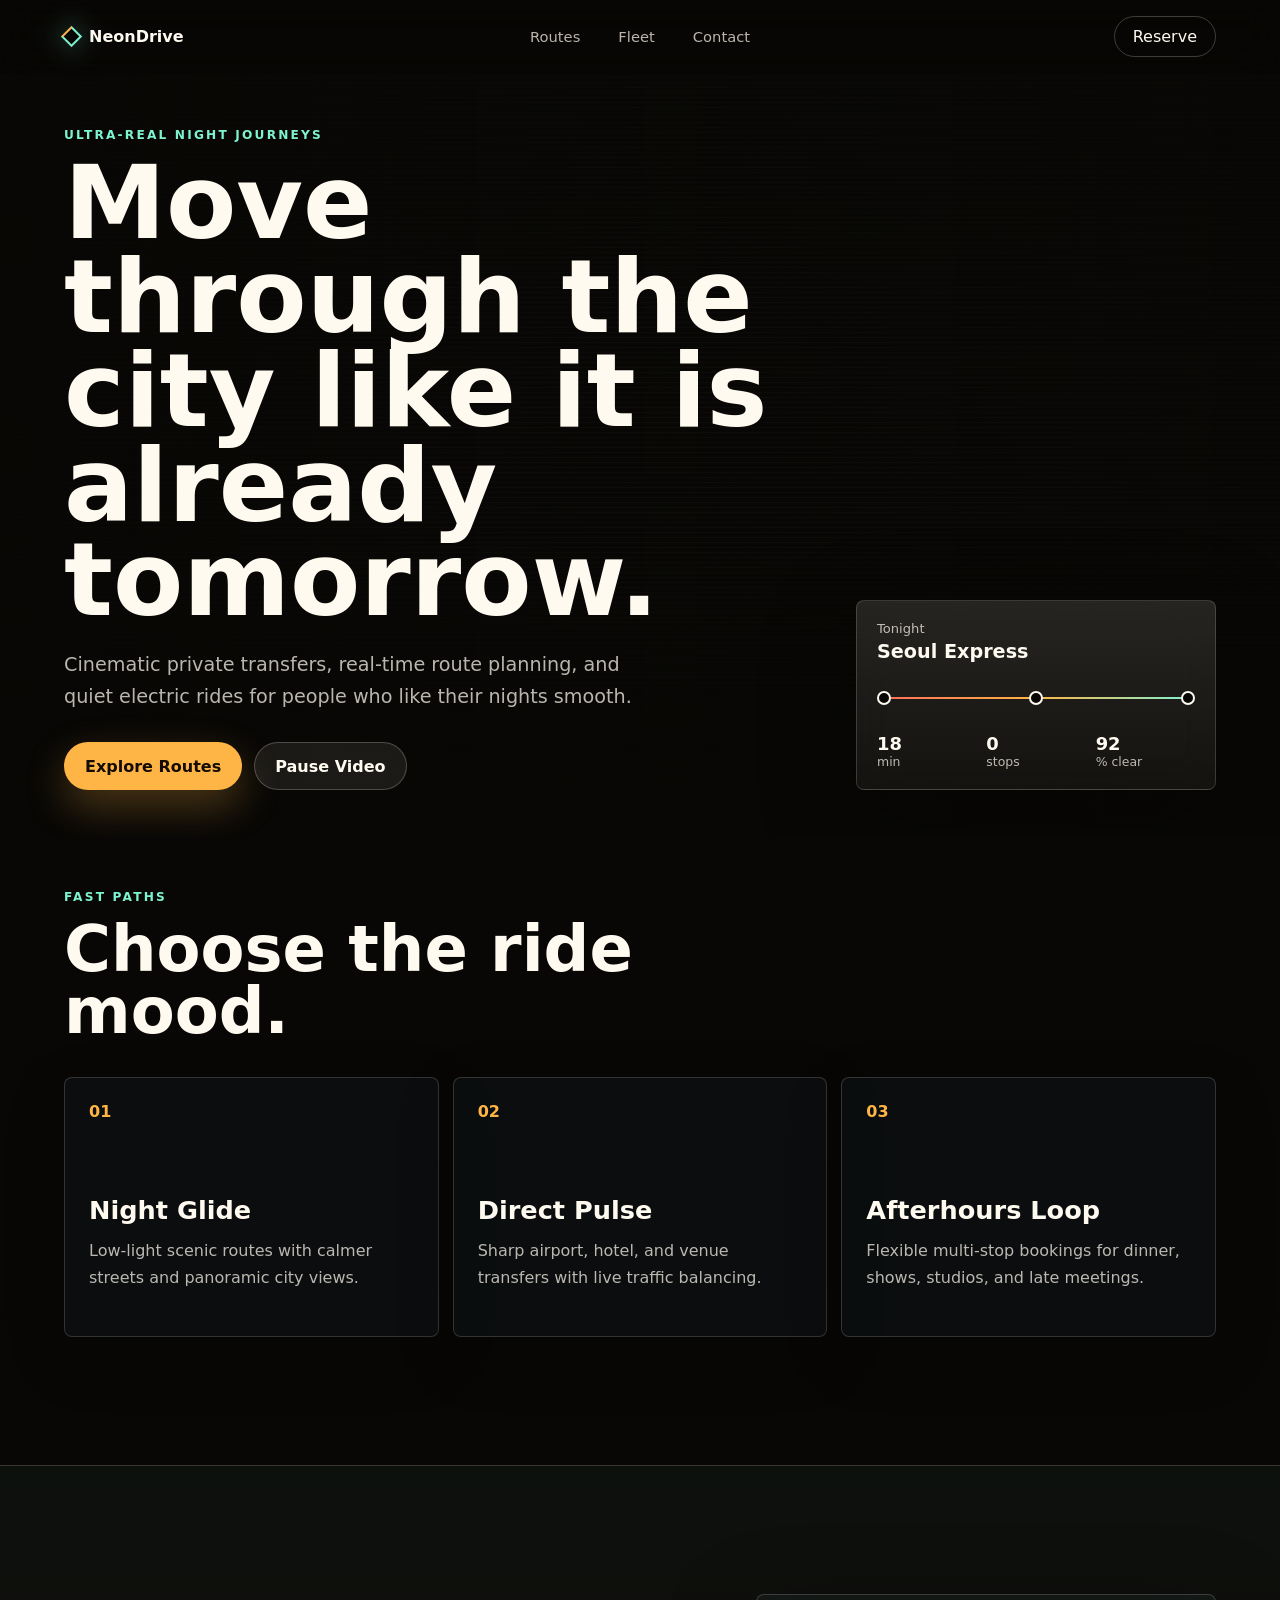
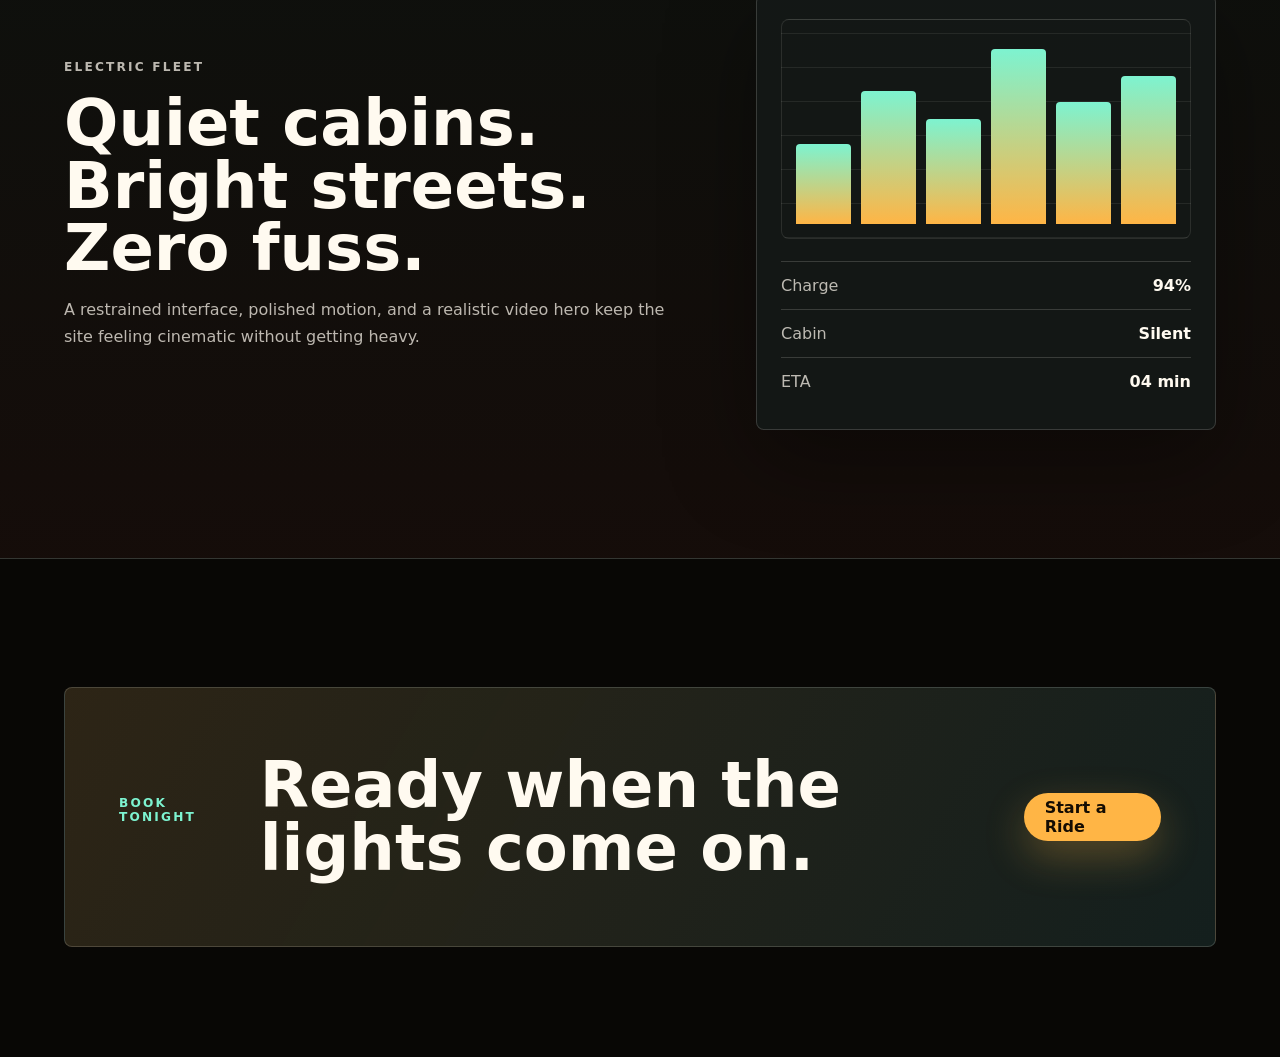
<file: outputs/index.html>
<!DOCTYPE html>
<html lang="en">
  <head>
    <meta charset="UTF-8" />
    <meta name="viewport" content="width=device-width, initial-scale=1.0" />
    <title>NeonDrive</title>
    <link rel="preconnect" href="https://cdn.pixabay.com" />
    <link rel="stylesheet" href="./styles.css" />
  </head>
  <body>
    <header class="site-header" data-header>
      <a class="brand" href="#top" aria-label="NeonDrive home">
        <span class="brand-mark"></span>
        <span>NeonDrive</span>
      </a>

      <nav class="nav-links" aria-label="Primary navigation">
        <a href="#routes">Routes</a>
        <a href="#fleet">Fleet</a>
        <a href="#contact">Contact</a>
      </nav>

      <a class="nav-action" href="#contact">Reserve</a>
    </header>

    <main id="top">
      <section class="hero" aria-labelledby="hero-title">
        <video
          class="hero-video"
          autoplay
          muted
          loop
          playsinline
          poster="https://cdn.pixabay.com/video/2019/02/01/21118-315137091_tiny.jpg"
        >
          <source
            src="https://cdn.pixabay.com/video/2019/02/01/21118-315137091_large.mp4"
            type="video/mp4"
          />
        </video>

        <div class="hero-scrim"></div>

        <div class="hero-content">
          <p class="eyebrow reveal">Ultra-real night journeys</p>
          <h1 id="hero-title" class="reveal">Move through the city like it is already tomorrow.</h1>
          <p class="hero-copy reveal">
            Cinematic private transfers, real-time route planning, and quiet electric rides for people who like their nights smooth.
          </p>

          <div class="hero-actions reveal">
            <a class="button primary" href="#routes">Explore Routes</a>
            <button class="button ghost" type="button" data-video-toggle>Pause Video</button>
          </div>
        </div>

        <aside class="hero-panel reveal" aria-label="Live route preview">
          <div>
            <p class="panel-label">Tonight</p>
            <strong>Seoul Express</strong>
          </div>
          <div class="route-line">
            <span></span>
            <span></span>
            <span></span>
          </div>
          <div class="panel-stats">
            <span><strong>18</strong> min</span>
            <span><strong>0</strong> stops</span>
            <span><strong>92</strong>% clear</span>
          </div>
        </aside>
      </section>

      <section class="section intro" id="routes">
        <div class="section-heading reveal">
          <p class="eyebrow">Fast paths</p>
          <h2>Choose the ride mood.</h2>
        </div>

        <div class="cards">
          <article class="card reveal">
            <span class="card-number">01</span>
            <h3>Night Glide</h3>
            <p>Low-light scenic routes with calmer streets and panoramic city views.</p>
          </article>
          <article class="card reveal">
            <span class="card-number">02</span>
            <h3>Direct Pulse</h3>
            <p>Sharp airport, hotel, and venue transfers with live traffic balancing.</p>
          </article>
          <article class="card reveal">
            <span class="card-number">03</span>
            <h3>Afterhours Loop</h3>
            <p>Flexible multi-stop bookings for dinner, shows, studios, and late meetings.</p>
          </article>
        </div>
      </section>

      <section class="section fleet" id="fleet">
        <div class="fleet-copy reveal">
          <p class="eyebrow">Electric fleet</p>
          <h2>Quiet cabins. Bright streets. Zero fuss.</h2>
          <p>
            A restrained interface, polished motion, and a realistic video hero keep the site feeling cinematic without getting heavy.
          </p>
        </div>

        <div class="dashboard reveal" aria-label="Fleet signal">
          <div class="meter">
            <span style="--height: 42%"></span>
            <span style="--height: 70%"></span>
            <span style="--height: 55%"></span>
            <span style="--height: 92%"></span>
            <span style="--height: 64%"></span>
            <span style="--height: 78%"></span>
          </div>
          <div class="dashboard-row">
            <span>Charge</span>
            <strong>94%</strong>
          </div>
          <div class="dashboard-row">
            <span>Cabin</span>
            <strong>Silent</strong>
          </div>
          <div class="dashboard-row">
            <span>ETA</span>
            <strong>04 min</strong>
          </div>
        </div>
      </section>

      <section class="section contact" id="contact">
        <div class="contact-inner reveal">
          <p class="eyebrow">Book tonight</p>
          <h2>Ready when the lights come on.</h2>
          <a class="button primary" href="mailto:hello@example.com">Start a Ride</a>
        </div>
      </section>
    </main>

    <script src="./script.js"></script>
  </body>
</html>
</file>
<file: outputs/styles.css>
:root {
  --bg: #080705;
  --panel: rgba(13, 17, 18, 0.72);
  --panel-strong: rgba(20, 24, 23, 0.92);
  --text: #fffaf0;
  --muted: rgba(255, 250, 240, 0.72);
  --line: rgba(255, 250, 240, 0.16);
  --amber: #ffb545;
  --mint: #7df3d0;
  --coral: #ff6d5a;
  --shadow: 0 28px 90px rgba(0, 0, 0, 0.36);
  --radius: 8px;
}

* {
  box-sizing: border-box;
}

html {
  scroll-behavior: smooth;
}

body {
  margin: 0;
  background: var(--bg);
  color: var(--text);
  font-family: Inter, ui-sans-serif, system-ui, -apple-system, BlinkMacSystemFont, "Segoe UI", sans-serif;
}

a {
  color: inherit;
  text-decoration: none;
}

button,
a {
  -webkit-tap-highlight-color: transparent;
}

.site-header {
  position: fixed;
  inset: 0 0 auto;
  z-index: 20;
  display: grid;
  grid-template-columns: 1fr auto 1fr;
  align-items: center;
  gap: 18px;
  min-height: 74px;
  padding: 16px clamp(18px, 5vw, 72px);
  background: rgba(8, 7, 5, 0.52);
  border-bottom: 1px solid transparent;
  backdrop-filter: blur(18px);
  animation: navDrop 720ms cubic-bezier(0.2, 0.8, 0.2, 1) both;
  transition: border-color 240ms ease, background 240ms ease;
}

.site-header.is-scrolled {
  background: rgba(8, 7, 5, 0.86);
  border-color: var(--line);
}

.brand,
.nav-action {
  justify-self: start;
}

.brand {
  display: inline-flex;
  align-items: center;
  gap: 10px;
  font-weight: 800;
  letter-spacing: 0;
}

.brand-mark {
  width: 15px;
  height: 15px;
  border: 2px solid var(--mint);
  border-left-color: var(--amber);
  transform: rotate(45deg);
  box-shadow: 0 0 26px rgba(125, 243, 208, 0.45);
}

.nav-links {
  display: flex;
  align-items: center;
  justify-content: center;
  gap: clamp(18px, 4vw, 38px);
  color: var(--muted);
  font-size: 0.92rem;
}

.nav-links a {
  position: relative;
  padding: 8px 0;
}

.nav-links a::after {
  position: absolute;
  right: 0;
  bottom: 2px;
  left: 0;
  height: 1px;
  content: "";
  background: var(--mint);
  transform: scaleX(0);
  transform-origin: right;
  transition: transform 240ms ease;
}

.nav-links a:hover::after,
.nav-links a:focus-visible::after {
  transform: scaleX(1);
  transform-origin: left;
}

.nav-action {
  justify-self: end;
  min-width: 92px;
  padding: 10px 18px;
  border: 1px solid rgba(255, 250, 240, 0.22);
  border-radius: 999px;
  color: var(--text);
  text-align: center;
  transition: border-color 240ms ease, transform 240ms ease, background 240ms ease;
}

.nav-action:hover,
.nav-action:focus-visible {
  background: rgba(255, 250, 240, 0.09);
  border-color: rgba(255, 250, 240, 0.44);
  transform: translateY(-2px);
}

.hero {
  position: relative;
  display: grid;
  grid-template-columns: minmax(0, 1fr) minmax(260px, 360px);
  align-items: end;
  gap: clamp(20px, 4vw, 56px);
  min-height: 92svh;
  padding: 128px clamp(18px, 5vw, 72px) 48px;
  overflow: hidden;
  isolation: isolate;
}

.hero-video,
.hero-scrim {
  position: absolute;
  inset: 74px 0 0;
  width: 100%;
  height: calc(100% - 74px);
}

.hero-video {
  z-index: -3;
  object-fit: cover;
  transform: scale(1.03);
  filter: saturate(1.08) contrast(1.06);
}

.hero-scrim {
  z-index: -2;
  background:
    linear-gradient(90deg, rgba(8, 7, 5, 0.9), rgba(8, 7, 5, 0.34) 52%, rgba(8, 7, 5, 0.68)),
    linear-gradient(0deg, rgba(8, 7, 5, 0.92), rgba(8, 7, 5, 0.06) 42%, rgba(8, 7, 5, 0.48)),
    repeating-linear-gradient(0deg, rgba(255, 255, 255, 0.035) 0 1px, transparent 1px 5px);
}

.hero::after {
  position: absolute;
  right: 0;
  bottom: 0;
  left: 0;
  z-index: -1;
  height: 38%;
  content: "";
  background: linear-gradient(0deg, var(--bg), transparent);
}

.hero-content {
  max-width: 790px;
}

.eyebrow {
  margin: 0 0 14px;
  color: var(--mint);
  font-size: 0.76rem;
  font-weight: 800;
  letter-spacing: 0.18em;
  text-transform: uppercase;
}

h1,
h2,
h3,
p {
  margin-top: 0;
}

h1 {
  max-width: 900px;
  margin-bottom: 22px;
  font-size: clamp(3.2rem, 8vw, 6.8rem);
  line-height: 0.92;
  letter-spacing: 0;
}

h2 {
  margin-bottom: 16px;
  font-size: clamp(2rem, 5vw, 4.3rem);
  line-height: 0.98;
  letter-spacing: 0;
}

h3 {
  margin-bottom: 12px;
  font-size: clamp(1.25rem, 2.5vw, 1.6rem);
}

.hero-copy {
  max-width: 580px;
  margin-bottom: 30px;
  color: var(--muted);
  font-size: clamp(1rem, 2vw, 1.2rem);
  line-height: 1.65;
}

.hero-actions {
  display: flex;
  flex-wrap: wrap;
  gap: 12px;
}

.button {
  display: inline-flex;
  align-items: center;
  justify-content: center;
  min-height: 48px;
  padding: 0 20px;
  border: 1px solid transparent;
  border-radius: 999px;
  font: inherit;
  font-weight: 800;
  cursor: pointer;
  transition: transform 240ms ease, border-color 240ms ease, background 240ms ease, box-shadow 240ms ease;
}

.button:hover,
.button:focus-visible {
  transform: translateY(-3px);
}

.button.primary {
  background: var(--amber);
  color: #140c02;
  box-shadow: 0 16px 40px rgba(255, 181, 69, 0.28);
}

.button.ghost {
  background: rgba(255, 250, 240, 0.08);
  border-color: rgba(255, 250, 240, 0.22);
  color: var(--text);
}

.hero-panel {
  width: min(100%, 360px);
  padding: 20px;
  border: 1px solid var(--line);
  border-radius: var(--radius);
  background: linear-gradient(180deg, rgba(255, 250, 240, 0.12), rgba(255, 250, 240, 0.05));
  box-shadow: var(--shadow);
  backdrop-filter: blur(22px);
}

.panel-label {
  margin-bottom: 4px;
  color: var(--muted);
  font-size: 0.82rem;
}

.hero-panel strong {
  font-size: 1.2rem;
}

.route-line {
  position: relative;
  display: grid;
  grid-template-columns: repeat(3, 1fr);
  gap: 8px;
  margin: 28px 0;
}

.route-line::before {
  position: absolute;
  top: 50%;
  right: 4px;
  left: 4px;
  height: 2px;
  content: "";
  background: linear-gradient(90deg, var(--coral), var(--amber), var(--mint));
  transform: translateY(-50%);
  animation: routePulse 2.8s ease-in-out infinite;
}

.route-line span {
  position: relative;
  z-index: 1;
  width: 14px;
  height: 14px;
  border: 2px solid var(--text);
  border-radius: 999px;
  background: var(--bg);
}

.route-line span:nth-child(2) {
  justify-self: center;
}

.route-line span:nth-child(3) {
  justify-self: end;
}

.panel-stats {
  display: grid;
  grid-template-columns: repeat(3, 1fr);
  gap: 10px;
  color: var(--muted);
  font-size: 0.78rem;
}

.panel-stats strong {
  display: block;
  color: var(--text);
  font-size: 1.12rem;
}

.section {
  padding: clamp(72px, 10vw, 128px) clamp(18px, 5vw, 72px);
}

.intro {
  padding-top: clamp(28px, 4vw, 54px);
}

.section-heading {
  max-width: 760px;
  margin-bottom: 34px;
}

.cards {
  display: grid;
  grid-template-columns: repeat(3, minmax(0, 1fr));
  gap: 14px;
}

.card {
  min-height: 260px;
  padding: 24px;
  border: 1px solid var(--line);
  border-radius: var(--radius);
  background: var(--panel);
  box-shadow: 0 20px 60px rgba(0, 0, 0, 0.2);
  transition: transform 240ms ease, border-color 240ms ease, background 240ms ease;
}

.card:hover {
  background: rgba(20, 24, 23, 0.9);
  border-color: rgba(125, 243, 208, 0.36);
  transform: translateY(-8px);
}

.card-number {
  display: inline-block;
  margin-bottom: 74px;
  color: var(--amber);
  font-weight: 900;
}

.card p,
.fleet-copy p {
  color: var(--muted);
  line-height: 1.7;
}

.fleet {
  display: grid;
  grid-template-columns: minmax(0, 1fr) minmax(260px, 460px);
  gap: clamp(24px, 6vw, 96px);
  align-items: center;
  background:
    linear-gradient(180deg, rgba(125, 243, 208, 0.04), rgba(255, 109, 90, 0.05)),
    var(--bg);
  border-block: 1px solid var(--line);
}

.fleet-copy {
  max-width: 680px;
}

.dashboard {
  padding: 24px;
  border: 1px solid var(--line);
  border-radius: var(--radius);
  background: var(--panel-strong);
  box-shadow: var(--shadow);
}

.meter {
  display: flex;
  align-items: end;
  gap: 10px;
  height: 220px;
  margin-bottom: 22px;
  padding: 14px;
  border: 1px solid rgba(255, 250, 240, 0.1);
  border-radius: var(--radius);
  background: repeating-linear-gradient(0deg, rgba(255, 250, 240, 0.08) 0 1px, transparent 1px 34px);
}

.meter span {
  flex: 1;
  height: var(--height);
  min-height: 28px;
  border-radius: 4px 4px 0 0;
  background: linear-gradient(180deg, var(--mint), var(--amber));
  transform-origin: bottom;
  animation: barRise 1.5s cubic-bezier(0.2, 0.8, 0.2, 1) both, barBreathe 3.8s ease-in-out infinite;
}

.meter span:nth-child(2) {
  animation-delay: 120ms;
}

.meter span:nth-child(3) {
  animation-delay: 240ms;
}

.meter span:nth-child(4) {
  animation-delay: 360ms;
}

.meter span:nth-child(5) {
  animation-delay: 480ms;
}

.meter span:nth-child(6) {
  animation-delay: 600ms;
}

.dashboard-row {
  display: flex;
  justify-content: space-between;
  gap: 12px;
  padding: 14px 0;
  border-top: 1px solid var(--line);
  color: var(--muted);
}

.dashboard-row strong {
  color: var(--text);
}

.contact {
  padding-bottom: clamp(72px, 9vw, 110px);
}

.contact-inner {
  display: flex;
  align-items: center;
  justify-content: space-between;
  gap: 24px;
  min-height: 260px;
  padding: clamp(26px, 5vw, 54px);
  border: 1px solid var(--line);
  border-radius: var(--radius);
  background:
    linear-gradient(120deg, rgba(255, 181, 69, 0.14), rgba(125, 243, 208, 0.08)),
    var(--panel);
}

.contact h2 {
  max-width: 740px;
  margin-bottom: 0;
}

.reveal {
  opacity: 0;
  transform: translateY(24px);
  transition: opacity 720ms ease, transform 720ms cubic-bezier(0.2, 0.8, 0.2, 1);
}

.reveal.is-visible {
  opacity: 1;
  transform: translateY(0);
}

@keyframes navDrop {
  from {
    opacity: 0;
    transform: translateY(-18px);
  }
  to {
    opacity: 1;
    transform: translateY(0);
  }
}

@keyframes routePulse {
  0%,
  100% {
    filter: saturate(1);
    opacity: 0.78;
  }
  50% {
    filter: saturate(1.7);
    opacity: 1;
  }
}

@keyframes barRise {
  from {
    transform: scaleY(0);
  }
  to {
    transform: scaleY(1);
  }
}

@keyframes barBreathe {
  0%,
  100% {
    filter: brightness(0.96);
  }
  50% {
    filter: brightness(1.2);
  }
}

@media (max-width: 900px) {
  .site-header {
    grid-template-columns: 1fr auto;
  }

  .nav-links {
    display: none;
  }

  .hero,
  .fleet {
    grid-template-columns: 1fr;
  }

  .hero {
    align-items: end;
    min-height: 920px;
  }

  .hero-panel {
    width: 100%;
  }

  .cards {
    grid-template-columns: 1fr;
  }

  .card {
    min-height: 220px;
  }

  .card-number {
    margin-bottom: 42px;
  }

  .contact-inner {
    align-items: flex-start;
    flex-direction: column;
  }
}

@media (max-width: 560px) {
  .site-header {
    min-height: 68px;
    padding: 12px 16px;
  }

  .brand span:last-child {
    max-width: 118px;
    overflow: hidden;
    text-overflow: ellipsis;
    white-space: nowrap;
  }

  .nav-action {
    min-width: 78px;
    padding-inline: 13px;
    font-size: 0.9rem;
  }

  .hero {
    min-height: calc(100svh - 42px);
    padding: 108px 16px 34px;
  }

  .hero-video,
  .hero-scrim {
    inset: 68px 0 0;
    height: calc(100% - 68px);
  }

  h1 {
    font-size: clamp(2.6rem, 12.5vw, 4rem);
    line-height: 0.95;
  }

  .hero-copy {
    margin-bottom: 22px;
    font-size: 0.98rem;
    line-height: 1.55;
  }

  .button {
    width: 100%;
    min-height: 46px;
  }

  .hero-panel {
    display: none;
  }

  .panel-stats {
    grid-template-columns: 1fr;
  }

  .section {
    padding-inline: 16px;
  }
}

@media (prefers-reduced-motion: reduce) {
  *,
  *::before,
  *::after {
    animation-duration: 1ms !important;
    animation-iteration-count: 1 !important;
    scroll-behavior: auto !important;
    transition-duration: 1ms !important;
  }
}
</file>
